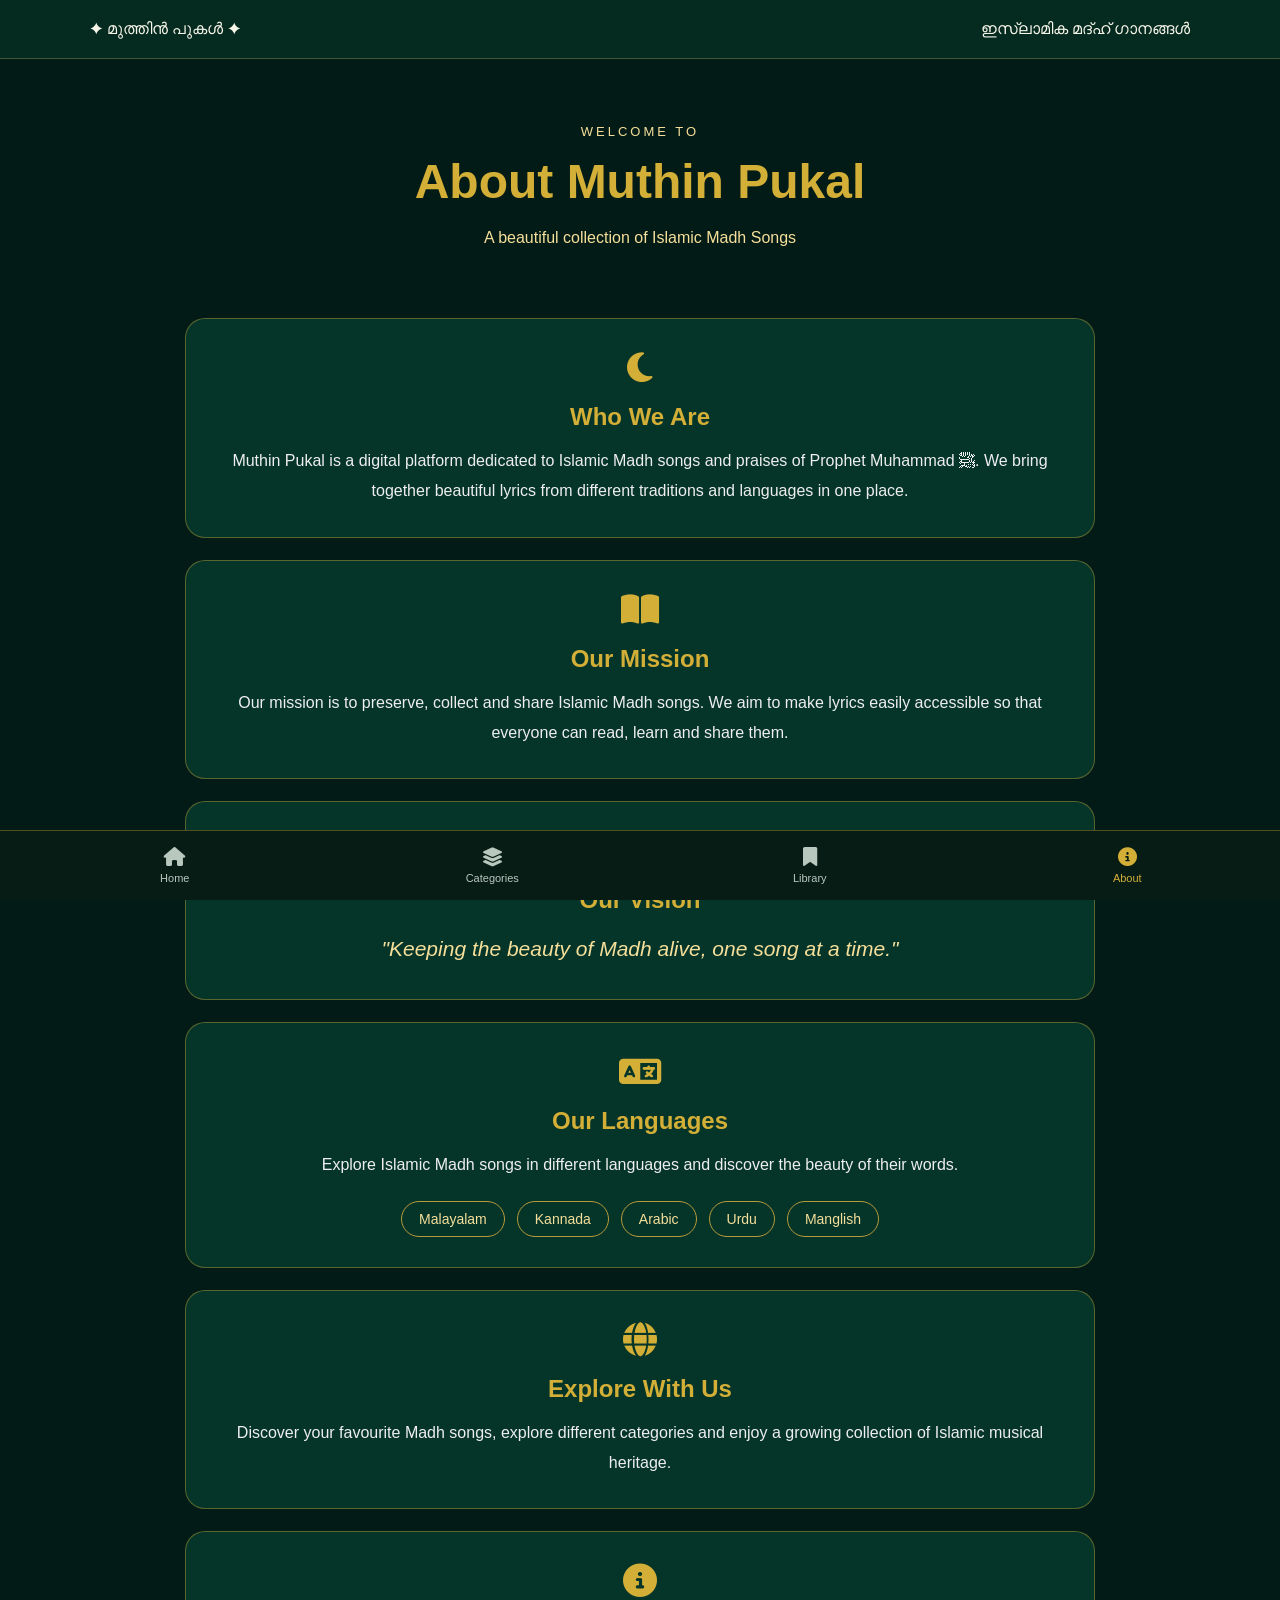
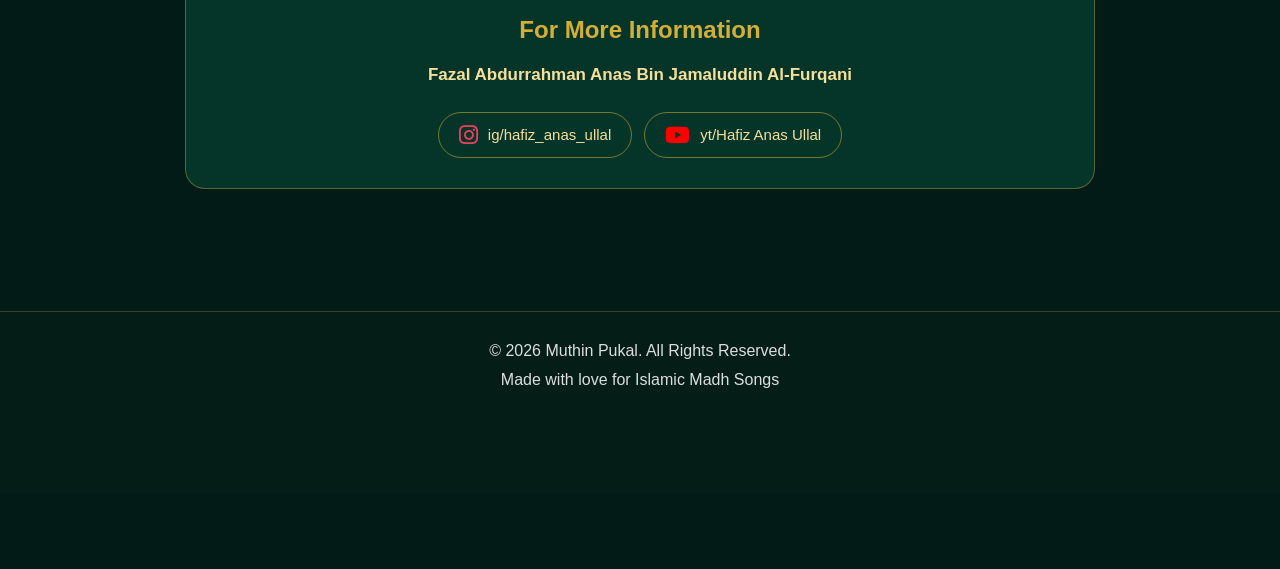
<file: about.html>
<!DOCTYPE html>
<html lang="ml">
<head>
<meta charset="UTF-8">
<meta name="viewport" content="width=device-width, initial-scale=1.0">
<title>About Us | Muthin Pukal</title>

<link rel="stylesheet" href="style.css">
<link rel="stylesheet" href="https://cdnjs.cloudflare.com/ajax/libs/font-awesome/6.7.2/css/all.min.css">

<style>
.about-hero {
    text-align:center;
    padding:65px 20px 45px;
}
.about-hero .small-title {
    color:#f5df9a;
    letter-spacing:3px;
    font-size:13px;
}
.about-hero h1 {
    color:#d4af37;
    font-size:clamp(32px,5vw,48px);
    margin:15px 0;
}
.about-hero p {
    color:#f5df9a;
    font-size:16px;
    line-height:1.8;
}
.about-container {
    max-width:950px;
    margin:0 auto;
    padding:20px 20px 100px;
}
.about-card {
    background:rgba(7,61,48,.78);
    border:1px solid rgba(212,175,55,.4);
    border-radius:20px;
    padding:30px;
    margin-bottom:22px;
    text-align:center;
    transition:.3s;
}
.about-card:hover {
    transform:translateY(-4px);
    border-color:#d4af37;
}
.about-icon {
    color:#d4af37;
    font-size:34px;
    margin-bottom:15px;
}
.about-card h2 {
    color:#d4af37;
    margin-bottom:15px;
}
.about-card p {
    color:#eee;
    line-height:1.9;
    font-size:16px;
}
.about-quote {
    color:#f5df9a !important;
    font-size:21px !important;
    font-style:italic;
}
.language-list {
    display:flex;
    justify-content:center;
    flex-wrap:wrap;
    gap:12px;
    margin-top:20px;
}
.language-list span {
    color:#f5df9a;
    border:1px solid #b99a38;
    padding:9px 17px;
    border-radius:25px;
    font-size:14px;
}

/* Contact Information */
.information-name {
    color:#f5df9a !important;
    font-size:17px !important;
    font-weight:600;
    margin:15px 0 20px;
}
.social-links {
    display:flex;
    justify-content:center;
    align-items:center;
    flex-wrap:wrap;
    gap:12px;
}
.social-link {
    display:inline-flex;
    align-items:center;
    justify-content:center;
    gap:10px;
    color:#f5df9a;
    text-decoration:none;
    border:1px solid rgba(212,175,55,.55);
    padding:11px 20px;
    border-radius:30px;
    transition:.3s;
    font-size:15px;
}
.social-link i {
    font-size:22px;
}
.social-link .fa-instagram {
    color:#E4405F;
}
.social-link .fa-youtube {
    color:#FF0000;
}
.social-link:hover {
    background:rgba(212,175,55,.12);
    border-color:#d4af37;
    transform:translateY(-3px);
}
.about-footer {
    text-align:center;
    padding:25px 15px 100px;
    color:#ddd;
    line-height:1.8;
}

/* Bottom Navigation */
.mp-bottom-nav {
    position:fixed;
    bottom:0;
    left:0;
    width:100%;
    z-index:999;
    display:flex;
    justify-content:space-around;
    background:#071c15;
    border-top:1px solid rgba(212,175,55,.35);
    padding:10px 5px calc(10px + env(safe-area-inset-bottom));
}
.mp-bottom-nav a {
    text-decoration:none;
    color:#b9c8bf;
    display:flex;
    flex-direction:column;
    align-items:center;
    gap:5px;
    font-size:11px;
    min-width:55px;
}
.mp-bottom-nav a i {
    font-size:19px;
}
.mp-bottom-nav a.active {
    color:#d4af37;
}
body {
    padding-bottom:75px;
}
</style>
</head>

<body>

<header>
    <div class="logo">✦ മുത്തിൻ പുകൾ ✦</div>
    <p>ഇസ്‌ലാമിക മദ്ഹ് ഗാനങ്ങൾ</p>
</header>

<section class="about-hero">
    <div class="small-title">WELCOME TO</div>
    <h1>About Muthin Pukal</h1>
    <p>A beautiful collection of Islamic Madh Songs</p>
</section>

<main class="about-container">

    <section class="about-card">
        <div class="about-icon">
            <i class="fa-solid fa-moon"></i>
        </div>
        <h2>Who We Are</h2>
        <p>
            Muthin Pukal is a digital platform dedicated to Islamic
            Madh songs and praises of Prophet Muhammad ﷺ.
            We bring together beautiful lyrics from different
            traditions and languages in one place.
        </p>
    </section>

    <section class="about-card">
        <div class="about-icon">
            <i class="fa-solid fa-book-open"></i>
        </div>
        <h2>Our Mission</h2>
        <p>
            Our mission is to preserve, collect and share Islamic
            Madh songs. We aim to make lyrics easily accessible
            so that everyone can read, learn and share them.
        </p>
    </section>

    <section class="about-card">
        <div class="about-icon">
            <i class="fa-solid fa-heart"></i>
        </div>
        <h2>Our Vision</h2>
        <p class="about-quote">
            "Keeping the beauty of Madh alive, one song at a time."
        </p>
    </section>

    <section class="about-card">
        <div class="about-icon">
            <i class="fa-solid fa-language"></i>
        </div>
        <h2>Our Languages</h2>
        <p>
            Explore Islamic Madh songs in different languages
            and discover the beauty of their words.
        </p>
        <div class="language-list">
            <span>Malayalam</span>
            <span>Kannada</span>
            <span>Arabic</span>
            <span>Urdu</span>
            <span>Manglish</span>
        </div>
    </section>

    <section class="about-card">
        <div class="about-icon">
            <i class="fa-solid fa-globe"></i>
        </div>
        <h2>Explore With Us</h2>
        <p>
            Discover your favourite Madh songs, explore different
            categories and enjoy a growing collection of Islamic
            musical heritage.
        </p>
    </section>

    <!-- For More Information -->
    <section class="about-card">
        <div class="about-icon">
            <i class="fa-solid fa-circle-info"></i>
        </div>

        <h2>For More Information</h2>

        <p class="information-name">
            Fazal Abdurrahman Anas Bin Jamaluddin Al-Furqani
        </p>

        <div class="social-links">

            <a
                href="https://www.instagram.com/_hafiz_anas_ullal_/"
                target="_blank"
                rel="noopener noreferrer"
                class="social-link"
            >
                <i class="fa-brands fa-instagram"></i>
                <span>ig/hafiz_anas_ullal</span>
            </a>

            <a
                href="https://youtube.com/@hafizanasofficial9?si=XgHSago6lUPA1yBs"
                target="_blank"
                rel="noopener noreferrer"
                class="social-link"
            >
                <i class="fa-brands fa-youtube"></i>
                <span>yt/Hafiz Anas Ullal</span>
            </a>

        </div>
    </section>

</main>

<footer class="about-footer">
    <p>© 2026 Muthin Pukal. All Rights Reserved.</p>
    <p>Made with love for Islamic Madh Songs</p>
</footer>

<nav class="mp-bottom-nav">
    <a href="index.html">
        <i class="fa-solid fa-house"></i>
        <span>Home</span>
    </a>
    <a href="categories.html">
        <i class="fa-solid fa-layer-group"></i>
        <span>Categories</span>
    </a>
    <a href="library.html">
        <i class="fa-solid fa-bookmark"></i>
        <span>Library</span>
    </a>
    <a href="about.html" class="active">
        <i class="fa-solid fa-circle-info"></i>
        <span>About</span>
    </a>
</nav>

</body>
</html>
</file>
<file: style.css>
/* MUTHIN PUKAL - PREMIUM ISLAMIC THEME */

@import url('https://fonts.googleapis.com/css2?family=Amiri:wght@400;700&family=Poppins:wght@300;400;500;600;700&display=swap');

:root {
    --green: #062c22;
    --dark: #031b16;
    --light-green: #0d4937;
    --gold: #d6b568;
    --white: #f8f5e9;
    --muted: #b8c8bd;
}

* {
    margin: 0;
    padding: 0;
    box-sizing: border-box;
}

body {
    font-family: 'Poppins', sans-serif;
    background: var(--dark);
    color: var(--white);
    min-height: 100vh;
}

header {
    background: rgba(6, 44, 34, 0.96);
    border-bottom: 1px solid rgba(214,181,104,0.3);
    padding: 20px 7%;
    display: flex;
    justify-content: space-between;
    align-items: center;
    flex-wrap: wrap;
    gap: 15px;
}

header h1 {
    color: var(--gold);
    font-size: 28px;
    font-weight: 700;
}

nav a {
    color: var(--white);
    text-decoration: none;
    margin-left: 22px;
    transition: 0.3s;
}

nav a:hover {
    color: var(--gold);
}

.hero {
    text-align: center;
    padding: 90px 20px;
    background:
    linear-gradient(rgba(3,27,22,0.83), rgba(3,27,22,0.95)),
    url('https://images.unsplash.com/photo-1519817650390-64a93db51149?w=1600');
    background-position: center;
    background-size: cover;
}

.hero h1 {
    color: var(--gold);
    font-size: clamp(32px, 5vw, 55px);
    margin-bottom: 18px;
}

.hero p {
    color: var(--muted);
    font-size: 16px;
    line-height: 1.8;
}

button {
    background: linear-gradient(135deg, #d6b568, #a98237);
    color: #10251b;
    border: none;
    padding: 12px 25px;
    border-radius: 8px;
    font-weight: 600;
    cursor: pointer;
    transition: 0.3s;
}

button:hover {
    transform: translateY(-3px);
    box-shadow: 0 6px 20px rgba(214,181,104,0.25);
}

input, textarea, select {
    background: #10382c;
    color: white;
    border: 1px solid rgba(214,181,104,0.35);
    padding: 12px;
    border-radius: 8px;
    outline: none;
    max-width: 100%;
}

input:focus, textarea:focus, select:focus {
    border-color: var(--gold);
}

.song-container, #songs-container {
    display: grid;
    grid-template-columns: repeat(auto-fit, minmax(240px, 1fr));
    gap: 22px;
    padding: 35px 7%;
}

.song-card {
    background: linear-gradient(145deg, #104333, #09271f);
    border: 1px solid rgba(214,181,104,0.25);
    border-radius: 14px;
    padding: 22px;
    transition: 0.3s;
    cursor: pointer;
}

.song-card:hover {
    transform: translateY(-6px);
    border-color: var(--gold);
    box-shadow: 0 12px 30px rgba(0,0,0,0.3);
}

.song-card h3 {
    color: var(--gold);
    margin-bottom: 10px;
}

.song-card p {
    color: var(--muted);
    line-height: 1.7;
}

section {
    padding: 35px 7%;
}

h2 {
    color: var(--gold);
    margin-bottom: 22px;
}

footer {
    background: #041e17;
    border-top: 1px solid rgba(214,181,104,0.25);
    text-align: center;
    padding: 25px;
    color: var(--muted);
}

@media (max-width: 600px) {
    header {
        justify-content: center;
        text-align: center;
    }

    nav a {
        margin: 5px 8px;
        display: inline-block;
    }

    .hero {
        padding: 65px 15px;
    }

    .song-container, #songs-container {
        padding: 20px;
        grid-template-columns: 1fr;
    }
}

/* =================================
   MUTHIN PUKAL - PREMIUM SONG CARDS
================================= */

#song-list .song-card {
    background: linear-gradient(145deg, #104333, #041f18);
    border: 1px solid rgba(214,181,104,0.3);
    border-radius: 18px;
    overflow: hidden;
    padding: 0;
    box-shadow: 0 8px 25px rgba(0,0,0,0.2);
    transition: all 0.35s ease;
}

#song-list .song-card:hover {
    transform: translateY(-7px);
    border-color: #d6b568;
    box-shadow: 0 15px 35px rgba(0,0,0,0.35);
}

.mp-song-preview {
    position: relative;
    text-align: center;
}

.mp-song-thumbnail {
    width: 100%;
    height: 190px;
    object-fit: cover;
    display: block;
}

.mp-song-placeholder {
    height: 190px;
    display: flex;
    align-items: center;
    justify-content: center;
    background: linear-gradient(135deg, #14533e, #061e17);
    color: #d6b568;
    font-size: 55px;
}

.mp-song-title {
    color: #e4c477;
    font-size: 19px;
    padding: 18px 15px 10px;
    line-height: 1.6;
}

.mp-open-song {
    margin: 5px 15px 20px;
    padding: 11px 25px;
    border-radius: 25px;
    background: linear-gradient(135deg, #e4c477, #b38b3d);
    color: #08271d;
    font-weight: 600;
    border: none;
    cursor: pointer;
    transition: 0.3s;
}

.mp-open-song:hover {
    transform: scale(1.05);
}

.mp-song-details {
    padding: 20px;
    background: rgba(2,20,15,0.65);
    border-top: 1px solid rgba(214,181,104,0.25);
    color: #eee8d8;
    line-height: 1.9;
}

.mp-song-details[hidden] {
    display: none !important;
}

.mp-song-details h4 {
    color: #d6b568;
    margin: 20px 0 10px;
}

.lyrics-tabs {
    display: flex;
    flex-wrap: wrap;
    gap: 8px;
    margin: 18px 0;
}

.lyrics-tabs button {
    background: #14533e;
    color: #e4c477;
    border: 1px solid #b38b3d;
    padding: 8px 15px;
    border-radius: 20px;
    cursor: pointer;
}

.lyrics-tabs button:hover {
    background: #d6b568;
    color: #08271d;
}

.lyrics-content {
    background: #10382c;
    padding: 18px;
    border-radius: 10px;
    margin-bottom: 15px;
    color: #fff4dc;
    line-height: 2;
    overflow-wrap: anywhere;
}

.mp-song-details audio {
    margin: 15px 0;
}

.mp-song-details iframe {
    border: 1px solid rgba(214,181,104,0.3);
    border-radius: 12px;
    margin-top: 10px;
    max-width: 100%;
}

@media (max-width: 600px) {
    .mp-song-thumbnail,
    .mp-song-placeholder {
        height: 180px;
    }

    .mp-song-title {
        font-size: 17px;
    }
}

/* MALAYALAM HOMEPAGE FONT */

body {
    font-family: 'Anek Malayalam', sans-serif;
}

.mp-home-intro h1,
.mp-home-intro p,
.mp-library-heading h2,
.mp-library-heading p,
header .logo {
    font-family: 'Anek Malayalam', sans-serif;
}
/* Premium Lyrics Reading Experience */

.lyrics-content {
    line-height: 2.2;
    font-size: 19px;
    padding: 22px;
    border-radius: 12px;
    margin-top: 15px;
    text-align: center;
    overflow-wrap: break-word;
}

.lyrics-content.malayalam {
    font-family: 'Anek Malayalam', sans-serif;
}

.lyrics-content.kannada {
    font-family: 'Noto Sans Kannada', sans-serif;
}

.lyrics-content.arabic {
    font-family: 'Amiri', serif;
    font-size: 25px;
    line-height: 2.5;
    direction: rtl;
}

.lyrics-content.urdu {
    font-family: 'Noto Nastaliq Urdu', serif;
    font-size: 23px;
    line-height: 2.5;
    direction: rtl;
}
.mp-download-pdf {
    background: linear-gradient(135deg, #14533c, #1d7652);
    color: #ffffff;
    border: 1px solid #c5a45d;
    padding: 11px 20px;
    margin: 10px 5px;
    border-radius: 8px;
    font-weight: 600;
    cursor: pointer;
    transition: 0.3s ease;
}

.mp-download-pdf:hover {
    background: #c5a45d;
    color: #173e2e;
    transform: translateY(-2px);
}

/* YOUTUBE STYLE BOTTOM NAVIGATION */

.mp-bottom-nav {
    position: fixed;
    bottom: 0;
    left: 0;
    width: 100%;
    height: 70px;
    background: rgba(4, 30, 23, 0.97);
    border-top: 1px solid rgba(214, 181, 104, 0.35);
    display: flex;
    justify-content: space-around;
    align-items: center;
    z-index: 9999;
    backdrop-filter: blur(12px);
    box-sizing: border-box;
}

.mp-nav-item {
    flex: 1;
    text-decoration: none;
    color: #aabbb0;
    display: flex;
    flex-direction: column;
    align-items: center;
    justify-content: center;
    gap: 6px;
    font-size: 11px;
    transition: 0.3s;
}

.mp-nav-item i {
    font-size: 20px;
}

.mp-nav-item.active,
.mp-nav-item:hover {
    color: #e4c477;
}

body {
    padding-bottom: 75px;
}
/* SPLASH SCREEN */

.splash-screen {
    position: fixed;
    inset: 0;
    background: linear-gradient(135deg, #041e17, #10382c);
    display: flex;
    flex-direction: column;
    align-items: center;
    justify-content: center;
    z-index: 999999;
    color: #e4c477;
    text-align: center;
    transition: opacity 0.6s ease, visibility 0.6s ease;
}

.splash-screen img {
    width: 130px;
    height: 130px;
    object-fit: contain;
    margin-bottom: 20px;
}

.splash-screen h2 {
    font-size: 30px;
    margin: 5px;
}

.splash-screen p {
    color: #d6b568;
    margin: 10px 0 25px;
}

.splash-screen span {
    color: #b8c8bd;
    font-size: 13px;
}

.splash-screen.hide {
    opacity: 0;
    visibility: hidden;
    pointer-events: none;
}

.loader {
    width: 35px;
    height: 35px;
    border: 3px solid rgba(214,181,104,0.2);
    border-top-color: #e4c477;
    border-radius: 50%;
    animation: mp-spin 0.8s linear infinite;
    margin-bottom: 15px;
}

@keyframes mp-spin {
    to {
        transform: rotate(360deg);
    }
}

/* MUTHIN PUKAL - SONG ACTION BUTTON SPACING */

.mp-song-details button {
    margin: 12px 10px !important;
    min-width: 120px;
}

/* Arrange action buttons neatly */
.mp-song-details {
    display: flow-root;
}

/* Mobile button spacing */
@media (max-width: 600px) {
    .mp-song-details button {
    margin: 10px 8px !important;
    padding: 11px 16px;
    min-width: 110px;
}
}
</file>
